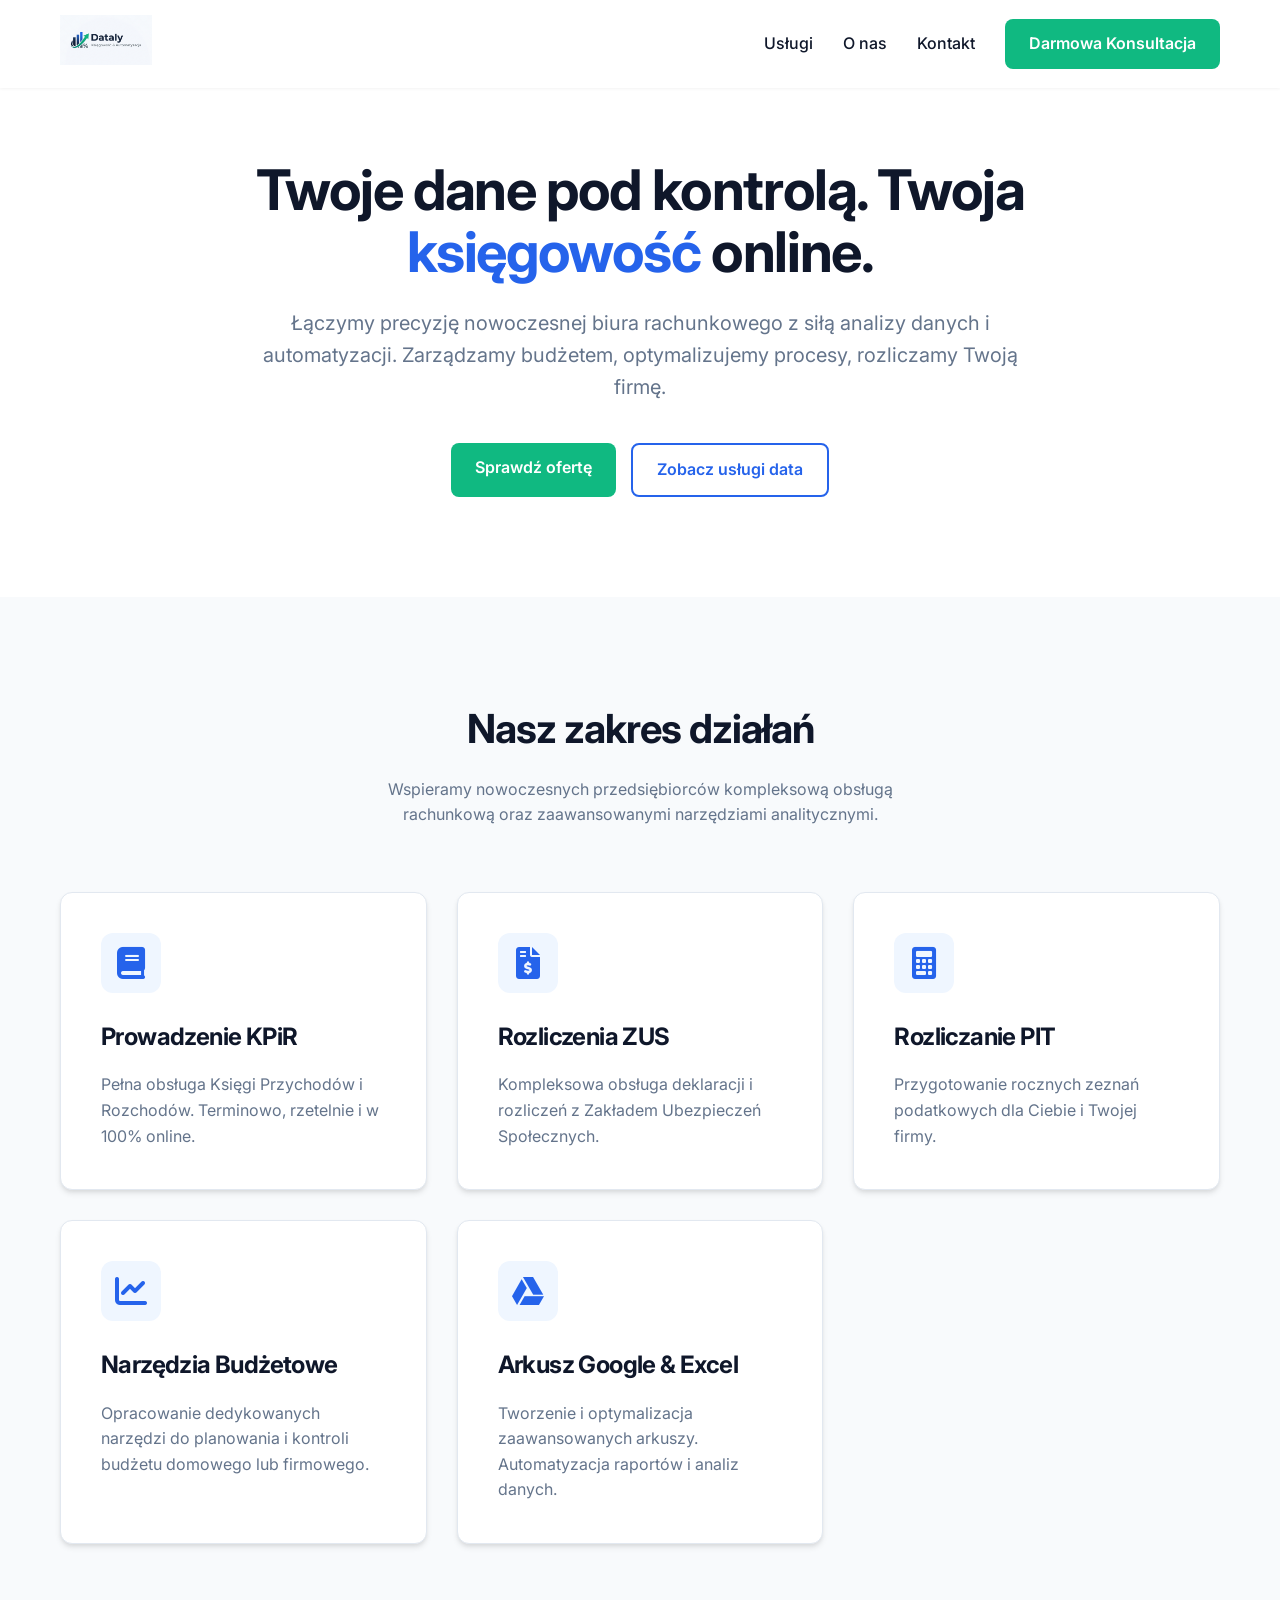
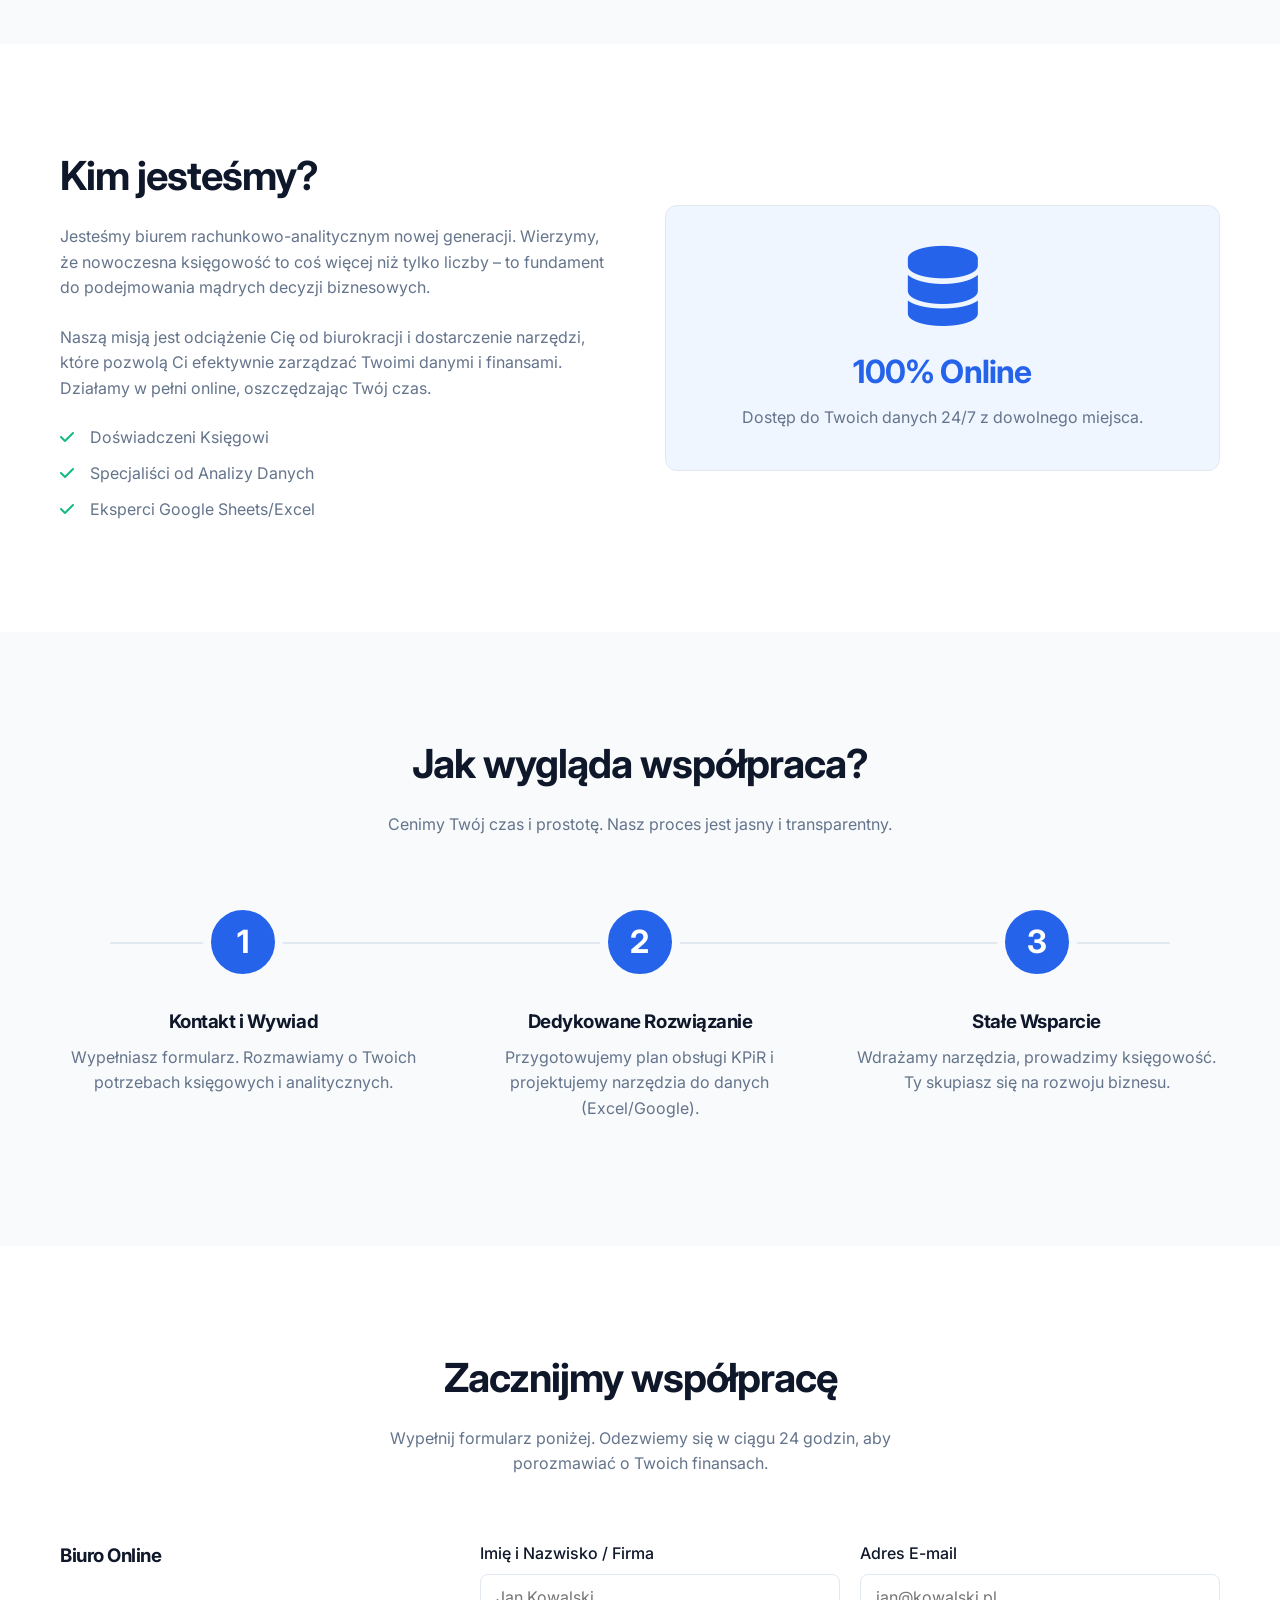
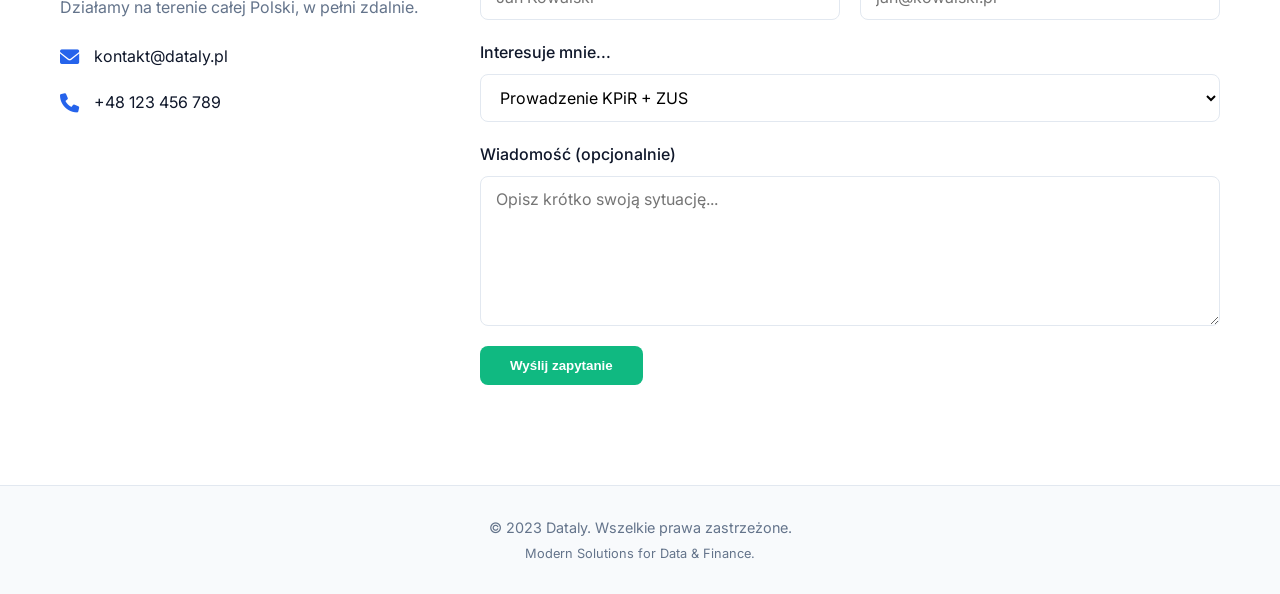
<file: gemini-code-1784150193205.html>
<!DOCTYPE html>
<html lang="pl">
<head>
    <meta charset="UTF-8">
    <meta name="viewport" content="width=device-width, initial-scale=1.0">
    <title>Dataly - Księgowość & Automatyzacja Online</title>
    
    <!-- Nowoczesny Font z Google Fonts -->
    <link rel="preconnect" href="https://fonts.googleapis.com">
    <link rel="preconnect" href="https://fonts.gstatic.com" crossorigin>
    <link href="https://fonts.googleapis.com/css2?family=Inter:wght@400;500;600;700&display=swap" rel="stylesheet">
    
    <!-- Ikonki (dla sekcji usług) -->
    <link rel="stylesheet" href="https://cdnjs.cloudflare.com/ajax/libs/font-awesome/6.0.0/css/all.min.css">

    <style>
        /* 1. Definicje Kolorów z Palety "Modern Fintech & Data" (System 60-30-10) */
        :root {
            --bg-main: #F8FAFC;       /* 60% Tło główne (Light Slate) */
            --bg-card: #FFFFFF;       /* Tło kart/sekcji (Pure White) */
            --text-main: #0F172A;     /* 30% Tekst i Struktura (Deep Slate) */
            --text-muted: #64748B;   /* Słabszy tekst */
            --color-brand: #2563EB;   /* Kolor Marki (Electric Blue) */
            --color-accent: #10B981;  /* 10% Akcent CTA (Emerald Green) */
            --color-accent-hover: #059669; /* Ciemniejszy zielony na hover */
            
            --font-family: 'Inter', sans-serif;
            --shadow-md: 0 4px 6px -1px rgba(0, 0, 0, 0.1), 0 2px 4px -1px rgba(0, 0, 0, 0.06);
            --transition: all 0.3s ease;
        }

        /* 2. Style Globalne - Reset i Typografia */
        * {
            margin: 0;
            padding: 0;
            box-sizing: border-box;
        }

        html {
            scroll-behavior: smooth; /* Płynne przewijanie do sekcji */
            font-size: 16px;
        }

        body {
            font-family: var(--font-family);
            background-color: var(--bg-main);
            color: var(--text-main);
            line-height: 1.6;
            overflow-x: hidden;
        }

        h1, h2, h3 {
            font-weight: 700;
            letter-spacing: -0.025em;
            margin-bottom: 0.5rem;
        }

        p {
            color: var(--text-muted);
            margin-bottom: 1.5rem;
        }

        a {
            text-decoration: none;
            color: inherit;
            transition: var(--transition);
        }

        ul {
            list-style: none;
        }

        /* 3. Komponenty Reużywalne */
        .container {
            width: 100%;
            max-width: 1200px;
            margin: 0 auto;
            padding: 0 20px;
        }

        .btn {
            display: inline-block;
            padding: 12px 24px;
            border-radius: 8px;
            font-weight: 600;
            text-align: center;
            cursor: pointer;
            border: none;
            transition: var(--transition);
        }

        /* Główny przycisk akcentowy (Emerald Green) */
        .btn-primary {
            background-color: var(--color-accent);
            color: white;
        }

        .btn-primary:hover {
            background-color: var(--color-accent-hover);
            transform: translateY(-2px);
        }

        /* Przycisk wtórny (Outline Blue) */
        .btn-secondary {
            background-color: transparent;
            border: 2px solid var(--color-brand);
            color: var(--color-brand);
        }

        .btn-secondary:hover {
            background-color: #eff6ff; /* Bardzo jasny niebieski tło */
        }

        .section-title {
            text-align: center;
            font-size: 2.5rem;
            margin-bottom: 1rem;
        }

        .section-subtitle {
            text-align: center;
            max-width: 600px;
            margin: 0 auto 4rem auto;
        }

        /* 4. Header & Nawigacja */
        header {
            background-color: var(--bg-card);
            padding: 15px 0;
            position: fixed;
            width: 100%;
            top: 0;
            z-index: 1000;
            box-shadow: 0 1px 3px rgba(0,0,0,0.05);
        }

        .nav-wrapper {
            display: flex;
            justify-content: space-between;
            align-items: center;
        }

        .logo-img {
            height: 50px; /* Dopasuj wysokość logo */
            width: auto;
        }

        .nav-menu {
            display: flex;
            gap: 30px;
            align-items: center;
        }

        .nav-link {
            font-weight: 500;
            color: var(--text-main);
        }

        .nav-link:hover, .nav-link.active {
            color: var(--color-brand);
        }

        /* Mobile Menu Button */
        .menu-toggle {
            display: none;
            flex-direction: column;
            gap: 5px;
            cursor: pointer;
        }

        .menu-toggle span {
            display: block;
            width: 25px;
            height: 3px;
            background-color: var(--text-main);
            border-radius: 3px;
        }

        /* 5. Hero Section */
        .hero {
            padding: 160px 0 100px 0; /* Więcej paddingu góra dla fixed header */
            background-color: var(--bg-card);
            text-align: center;
        }

        .hero-content {
            max-width: 800px;
            margin: 0 auto;
        }

        .hero h1 {
            font-size: 3.5rem;
            line-height: 1.1;
            margin-bottom: 1.5rem;
        }

        .hero h1 span {
            color: var(--color-brand);
        }

        .hero p {
            font-size: 1.25rem;
            margin-bottom: 2.5rem;
        }

        .hero-btns {
            display: flex;
            gap: 15px;
            justify-content: center;
        }

        /* 6. Usługi */
        .services {
            padding: 100px 0;
        }

        .services-grid {
            display: grid;
            grid-template-columns: repeat(auto-fit, minmax(300px, 1fr));
            gap: 30px;
        }

        .service-card {
            background-color: var(--bg-card);
            padding: 40px;
            border-radius: 12px;
            box-shadow: var(--shadow-md);
            border: 1px solid #e2e8f0;
            transition: var(--transition);
            display: flex;
            flex-direction: column;
            height: 100%;
        }

        .service-card:hover {
            transform: translateY(-5px);
            border-color: var(--color-brand);
        }

        .service-icon {
            font-size: 2rem;
            color: var(--color-brand);
            background-color: #eff6ff;
            width: 60px;
            height: 60px;
            display: flex;
            align-items: center;
            justify-content: center;
            border-radius: 12px;
            margin-bottom: 25px;
        }

        .service-card h3 {
            font-size: 1.5rem;
            margin-bottom: 1rem;
        }

        .service-card p {
            flex-grow: 1; /* Pcha przycisk na dół, jeśli teksty są różnej długości */
            margin-bottom: 0;
        }

        /* 7. O nas */
        .about {
            padding: 100px 0;
            background-color: var(--bg-card);
        }

        .about-wrapper {
            display: grid;
            grid-template-columns: 1fr 1fr;
            gap: 50px;
            align-items: center;
        }

        .about-text ul {
            margin-top: 1.5rem;
        }

        .about-text ul li {
            position: relative;
            padding-left: 30px;
            margin-bottom: 10px;
            color: var(--text-muted);
        }

        .about-text ul li::before {
            content: "\f00c"; /* FontAwesome check icon */
            font-family: "Font Awesome 6 Free";
            font-weight: 900;
            position: absolute;
            left: 0;
            color: var(--color-accent);
        }

        .about-image {
            background-color: #eff6ff;
            padding: 40px;
            border-radius: 12px;
            text-align: center;
            border: 1px solid #e2e8f0;
        }

        .about-image h3 {
            color: var(--color-brand);
            font-size: 2rem;
        }

        /* 8. Jak współpracujemy */
        .process {
            padding: 100px 0;
        }

        .process-steps {
            display: grid;
            grid-template-columns: repeat(3, 1fr);
            gap: 30px;
            position: relative;
        }

        /* Linia łącząca kroki (tylko desktop) */
        .process-steps::before {
            content: '';
            position: absolute;
            top: 40px;
            left: 50px;
            right: 50px;
            height: 2px;
            background-color: #e2e8f0;
            z-index: 1;
        }

        .step-card {
            text-align: center;
            position: relative;
            z-index: 2;
        }

        .step-number {
            width: 80px;
            height: 80px;
            background-color: var(--color-brand);
            color: white;
            font-size: 2rem;
            font-weight: 700;
            display: flex;
            align-items: center;
            justify-content: center;
            border-radius: 50%;
            margin: 0 auto 25px auto;
            border: 8px solid var(--bg-main); /* Tworzy efekt przerwy w linii */
        }

        /* 9. Kontakt */
        .contact {
            padding: 100px 0;
            background-color: var(--bg-card);
        }

        .contact-wrapper {
            display: grid;
            grid-template-columns: 1fr 2fr;
            gap: 50px;
        }

        .contact-info h3 {
            margin-bottom: 1.5rem;
        }

        .info-item {
            display: flex;
            gap: 15px;
            margin-bottom: 20px;
            align-items: center;
        }

        .info-item i {
            color: var(--color-brand);
            font-size: 1.2rem;
        }

        /* Style Formularza */
        .contact-form {
            display: grid;
            grid-template-columns: 1fr 1fr;
            gap: 20px;
        }

        .form-group {
            display: flex;
            flex-direction: column;
        }

        .form-group-full {
            grid-column: span 2;
        }

        label {
            font-weight: 500;
            margin-bottom: 8px;
            color: var(--text-main);
        }

        input, textarea, select {
            padding: 12px 15px;
            border: 1px solid #e2e8f0;
            border-radius: 8px;
            background-color: #ffffff;
            font-family: var(--font-family);
            font-size: 1rem;
            transition: var(--transition);
        }

        input:focus, textarea:focus, select:focus {
            outline: none;
            border-color: var(--color-brand);
            box-shadow: 0 0 0 3px rgba(37, 99, 235, 0.1);
        }

        textarea {
            resize: vertical;
            min-height: 150px;
        }

        .contact-form .btn {
            grid-column: span 2;
            justify-self: start;
            padding: 12px 30px;
        }

        /* 10. Footer */
        footer {
            background-color: var(--bg-main);
            padding: 30px 0;
            border-top: 1px solid #e2e8f0;
            text-align: center;
        }

        footer p {
            margin-bottom: 0;
            font-size: 0.9rem;
        }

        /* ==============================
           11. Media Queries (Responsywność)
           ============================== */
        
        @media (max-width: 1024px) {
            .hero h1 { font-size: 3rem; }
            .about-wrapper, .contact-wrapper { gap: 30px; }
        }

        @media (max-width: 768px) {
            /* Typografia mobile */
            html { font-size: 15px; }
            .section-title { font-size: 2rem; }
            .hero h1 { font-size: 2.5rem; }

            /* Nawigacja mobile */
            .menu-toggle { display: flex; z-index: 1100; }
            
            .nav-menu {
                position: fixed;
                top: 0;
                right: -100%; /* Schowane */
                width: 80%;
                height: 100vh;
                background-color: var(--bg-card);
                flex-direction: column;
                justify-content: center;
                gap: 20px;
                padding: 50px;
                transition: 0.4s ease;
                box-shadow: -5px 0 15px rgba(0,0,0,0.1);
                z-index: 1050;
            }

            .nav-menu.active {
                right: 0; /* Pokazane */
            }

            /* Sekcje mobile */
            .hero, .services, .about, .process, .contact { padding: 60px 0; }
            .hero { padding-top: 120px; }

            /* Grid -> Flex Column */
            .about-wrapper, .contact-wrapper, .process-steps {
                grid-template-columns: 1fr;
                gap: 40px;
            }

            .process-steps::before { display: none; } /* Chowa linię łączącą */

            .hero-btns { flex-direction: column; gap: 10px; }
            
            .contact-form { grid-template-columns: 1fr; }
            .form-group-full { grid-column: span 1; }
            .contact-form .btn { grid-column: span 1; width: 100%; }
        }
    </style>
</head>
<body>

    <!-- 1. HEADER & NAWIGACJA -->
    <header>
        <div class="container">
            <div class="nav-wrapper">
                <!-- Logo: odniesienie do Twojego pliku -->
                <a href="#" class="logo">
                    <img src="Gemini_Generated_Image_pypsmbpypsmbpyps (1).png" alt="Dataly Logo" class="logo-img">
                </a>
                
                <!-- Menu -->
                <ul class="nav-menu" id="nav-menu">
                    <li><a href="#uslugi" class="nav-link">Usługi</a></li>
                    <li><a href="#onas" class="nav-link">O nas</a></li>
                    <li><a href="#kontakt" class="nav-link">Kontakt</a></li>
                    <li><a href="#kontakt" class="btn btn-primary">Darmowa Konsultacja</a></li>
                </ul>

                <!-- Przycisk menu mobilnego -->
                <div class="menu-toggle" id="mobile-menu">
                    <span></span>
                    <span></span>
                    <span></span>
                </div>
            </div>
        </div>
    </header>

    <!-- 2. HERO SECTION (Sekcja powitalna) -->
    <section class="hero">
        <div class="container">
            <div class="hero-content">
                <h1>Twoje dane pod kontrolą. Twoja <span>księgowość</span> online.</h1>
                <p>Łączymy precyzję nowoczesnej biura rachunkowego z siłą analizy danych i automatyzacji. Zarządzamy budżetem, optymalizujemy procesy, rozliczamy Twoją firmę.</p>
                <div class="hero-btns">
                    <a href="#kontakt" class="btn btn-primary">Sprawdź ofertę</a>
                    <a href="#uslugi" class="btn btn-secondary">Zobacz usługi data</a>
                </div>
            </div>
        </div>
    </section>

    <!-- 3. USŁUGI -->
    <section id="uslugi" class="services">
        <div class="container">
            <h2 class="section-title">Nasz zakres działań</h2>
            <p class="section-subtitle">Wspieramy nowoczesnych przedsiębiorców kompleksową obsługą rachunkową oraz zaawansowanymi narzędziami analitycznymi.</p>
            
            <div class="services-grid">
                <!-- Usługa 1 -->
                <div class="service-card">
                    <div class="service-icon"><i class="fas fa-book"></i></div>
                    <h3>Prowadzenie KPiR</h3>
                    <p>Pełna obsługa Księgi Przychodów i Rozchodów. Terminowo, rzetelnie i w 100% online.</p>
                </div>
                
                <!-- Usługa 2 -->
                <div class="service-card">
                    <div class="service-icon"><i class="fas fa-file-invoice-dollar"></i></div>
                    <h3>Rozliczenia ZUS</h3>
                    <p>Kompleksowa obsługa deklaracji i rozliczeń z Zakładem Ubezpieczeń Społecznych.</p>
                </div>

                <!-- Usługa 3 -->
                <div class="service-card">
                    <div class="service-icon"><i class="fas fa-calculator"></i></div>
                    <h3>Rozliczanie PIT</h3>
                    <p>Przygotowanie rocznych zeznań podatkowych dla Ciebie i Twojej firmy.</p>
                </div>

                <!-- Usługa 4 (Analityczna) -->
                <div class="service-card">
                    <div class="service-icon"><i class="fas fa-chart-line"></i></div>
                    <h3>Narzędzia Budżetowe</h3>
                    <p>Opracowanie dedykowanych narzędzi do planowania i kontroli budżetu domowego lub firmowego.</p>
                </div>

                <!-- Usługa 5 (Arkusz Google) -->
                <div class="service-card">
                    <div class="service-icon"><i class="fab fa-google-drive"></i></div>
                    <h3>Arkusz Google & Excel</h3>
                    <p>Tworzenie i optymalizacja zaawansowanych arkuszy. Automatyzacja raportów i analiz danych.</p>
                </div>
            </div>
        </div>
    </section>

    <!-- 4. O NAS -->
    <section id="onas" class="about">
        <div class="container">
            <div class="about-wrapper">
                <div class="about-text">
                    <h2 class="section-title" style="text-align: left; margin-left: 0;">Kim jesteśmy?</h2>
                    <p>Jesteśmy biurem rachunkowo-analitycznym nowej generacji. Wierzymy, że nowoczesna księgowość to coś więcej niż tylko liczby – to fundament do podejmowania mądrych decyzji biznesowych.</p>
                    <p>Naszą misją jest odciążenie Cię od biurokracji i dostarczenie narzędzi, które pozwolą Ci efektywnie zarządzać Twoimi danymi i finansami. Działamy w pełni online, oszczędzając Twój czas.</p>
                    
                    <ul>
                        <li>Doświadczeni Księgowi</li>
                        <li>Specjaliści od Analizy Danych</li>
                        <li>Eksperci Google Sheets/Excel</li>
                    </ul>
                </div>
                <div class="about-image">
                    <!-- Miejsce na grafikę lub statystykę -->
                    <i class="fas fa-database" style="font-size: 5rem; color: var(--color-brand); margin-bottom: 20px;">
                    </i>
                    <h3>100% Online</h3>
                    <p style="margin-bottom: 0;">Dostęp do Twoich danych 24/7 z dowolnego miejsca.</p>
                </div>
            </div>
        </div>
    </section>

    <!-- 5. JAK WYGLĄDA WSPÓŁPRACA -->
    <section class="process">
        <div class="container">
            <h2 class="section-title">Jak wygląda współpraca?</h2>
            <p class="section-subtitle">Cenimy Twój czas i prostotę. Nasz proces jest jasny i transparentny.</p>
            
            <div class="process-steps">
                <!-- Krok 1 -->
                <div class="step-card">
                    <div class="step-number">1</div>
                    <h3>Kontakt i Wywiad</h3>
                    <p>Wypełniasz formularz. Rozmawiamy o Twoich potrzebach księgowych i analitycznych.</p>
                </div>
                
                <!-- Krok 2 -->
                <div class="step-card">
                    <div class="step-number">2</div>
                    <h3>Dedykowane Rozwiązanie</h3>
                    <p>Przygotowujemy plan obsługi KPiR i projektujemy narzędzia do danych (Excel/Google).</p>
                </div>

                <!-- Krok 3 -->
                <div class="step-card">
                    <div class="step-number">3</div>
                    <h3>Stałe Wsparcie</h3>
                    <p>Wdrażamy narzędzia, prowadzimy księgowość. Ty skupiasz się na rozwoju biznesu.</p>
                </div>
            </div>
        </div>
    </section>

    <!-- 6. KONTAKT -->
    <section id="kontakt" class="contact">
        <div class="container">
            <h2 class="section-title">Zacznijmy współpracę</h2>
            <p class="section-subtitle">Wypełnij formularz poniżej. Odezwiemy się w ciągu 24 godzin, aby porozmawiać o Twoich finansach.</p>
            
            <div class="contact-wrapper">
                <div class="contact-info">
                    <h3>Biuro Online</h3>
                    <p>Działamy na terenie całej Polski, w pełni zdalnie.</p>
                    
                    <div class="info-item">
                        <i class="fas fa-envelope"></i>
                        <span>kontakt@dataly.pl</span> <!-- Tutaj zmień email -->
                    </div>
                    <div class="info-item">
                        <i class="fas fa-phone"></i>
                        <span>+48 123 456 789</span> <!-- Tutaj zmień telefon -->
                    </div>
                </div>
                
                <!-- Formularz Kontaktowy -->
                <form class="contact-form">
                    <div class="form-group">
                        <label for="name">Imię i Nazwisko / Firma</label>
                        <input type="text" id="name" name="name" placeholder="Jan Kowalski" required>
                    </div>
                    <div class="form-group">
                        <label for="email">Adres E-mail</label>
                        <input type="email" id="email" name="email" placeholder="jan@kowalski.pl" required>
                    </div>
                    <div class="form-group form-group-full">
                        <label for="service">Interesuje mnie...</label>
                        <select id="service" name="service">
                            <option value="kpir">Prowadzenie KPiR + ZUS</option>
                            <option value="pit">Rozliczenie PIT</option>
                            <option value="data">Narzędzia Budżetowe / Excel</option>
                            <option value="inne">Inne zapytanie</option>
                        </select>
                    </div>
                    <div class="form-group form-group-full">
                        <label for="message">Wiadomość (opcjonalnie)</label>
                        <textarea id="message" name="message" placeholder="Opisz krótko swoją sytuację..."></textarea>
                    </div>
                    
                    <button type="submit" class="btn btn-primary">Wyślij zapytanie</button>
                </form>
            </div>
        </div>
    </section>

    <!-- 7. FOOTER -->
    <footer>
        <div class="container">
            <p>&copy; 2023 Dataly. Wszelkie prawa zastrzeżone.</p>
            <p style="font-size: 0.8rem; margin-top: 5px;">Modern Solutions for Data & Finance.</p>
        </div>
    </footer>

    <!-- JAVASCRIPT: Logika Menu Mobilnego -->
    <script>
        const mobileMenu = document.querySelector('#mobile-menu');
        const navMenu = document.querySelector('#nav-menu');
        const navLinks = document.querySelectorAll('.nav-link');

        // Otwieranie/Zamykanie menu po kliknięciu w hamburger
        mobileMenu.addEventListener('click', () => {
            navMenu.classList.toggle('active');
            mobileMenu.classList.toggle('active');
        });

        // Zamykanie menu po kliknięciu w link
        navLinks.forEach(link => {
            link.addEventListener('click', () => {
                navMenu.classList.remove('active');
                mobileMenu.classList.remove('active');
            });
        });
    </script>
</body>
</html>
</file>
